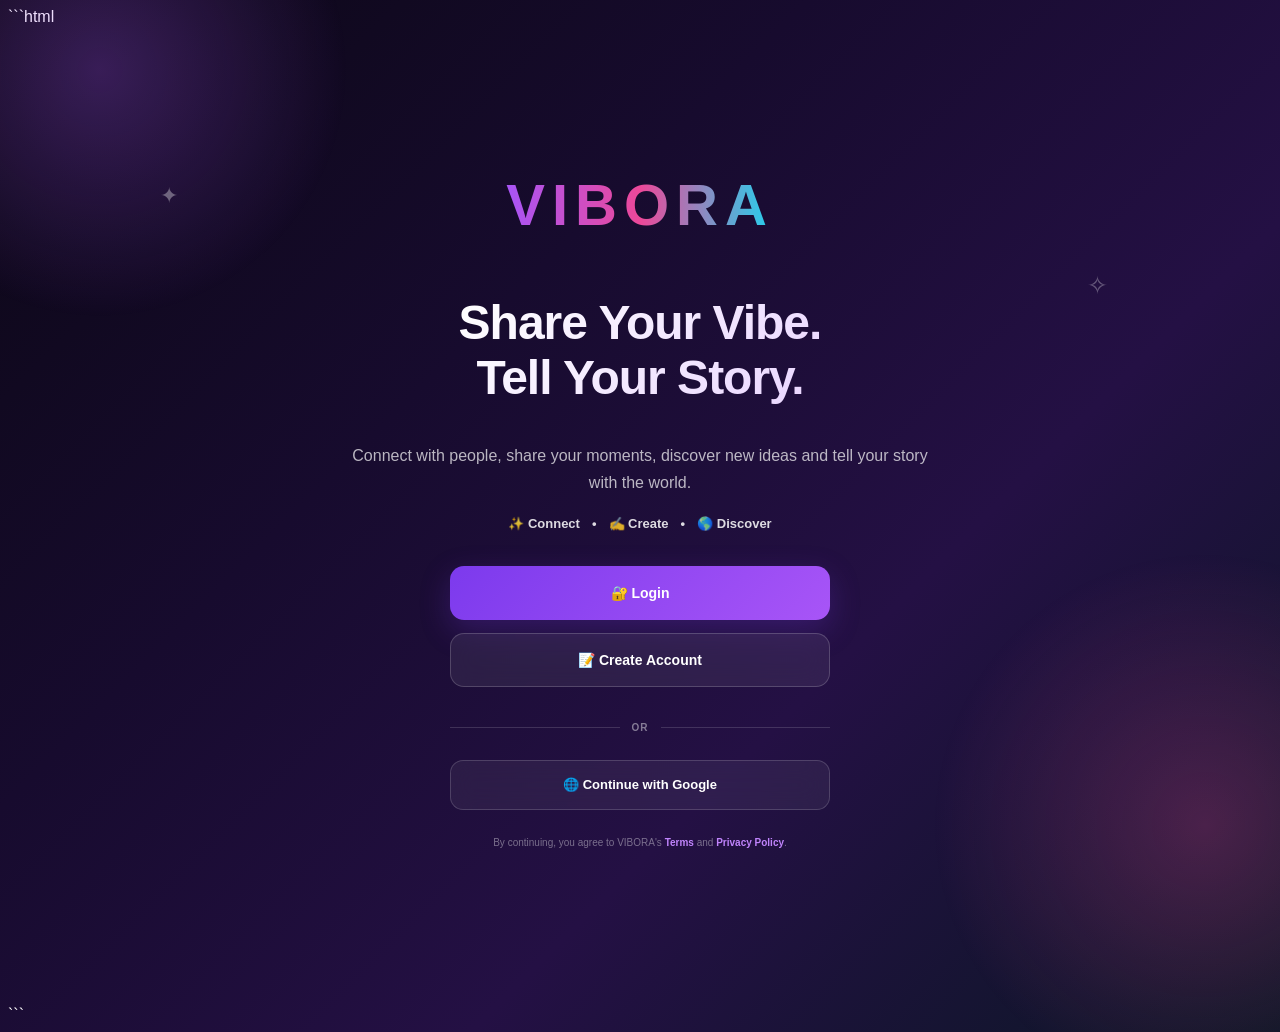
<file: index.html>
```html
<!DOCTYPE html>
<html lang="en">

<head>

    <meta charset="UTF-8">

    <meta
        name="viewport"
        content="width=device-width, initial-scale=1.0"
    >

    <title>VIBORA — Share Your Vibe</title>
    <link rel="stylesheet" href="style.css">
</head>


<body>


    <!-- =====================================
          WELCOME TO VIBORA WELCOME PAGE
    ====================================== -->

    <main class="welcome-page">


        <!-- LOGO -->

        <div class="logo">
            VIBORA
        </div>


        <!-- TAGLINE -->

        <h1>
            Share Your Vibe.<br>
            Tell Your Story.
        </h1>


        <!-- DESCRIPTION -->

        <p class="description">

            Connect with people, share your moments,
            discover new ideas and tell your story
            with the world.

        </p>


        <!-- FEATURES -->

        <div class="features">

            <span>✨ Connect</span>

            <span>•</span>

            <span>✍️ Create</span>

            <span>•</span>

            <span>🌎 Discover</span>

        </div>


        <!-- MAIN BUTTONS -->

        <div class="buttons">

            <button
                class="login-btn"
                onclick="openLogin()"
            >
                🔐 Login 
            </button>


            <button
                class="signup-btn"
                onclick="openSignup()"
            >
                📝 Create Account
            </button>

        </div>


        <!-- DIVIDER -->

        <div class="divider">

            <span></span>

            <p>OR</p>

            <span></span>

        </div>


        <!-- GOOGLE -->

        <button
            class="google-btn"
            onclick="googleLogin()"
        >

            🌐 Continue with Google

        </button>


        <!-- FOOTER -->

        <p class="footer">

            By continuing, you agree to VIBORA's
            <span>Terms</span> and
            <span>Privacy Policy</span>.

        </p>


    </main>


    <!-- =====================================
         JAVASCRIPT
    ====================================== -->

    <script>


        function openLogin() {

    window.location.href = "login.html";

}


        function openSignup() {

    window.location.href = "signup.html";

}


        function googleLogin() {

            alert(
                "Google login will be connected later 🌐"
            );

        }


    </script>


</body>

</html>
```
</file>
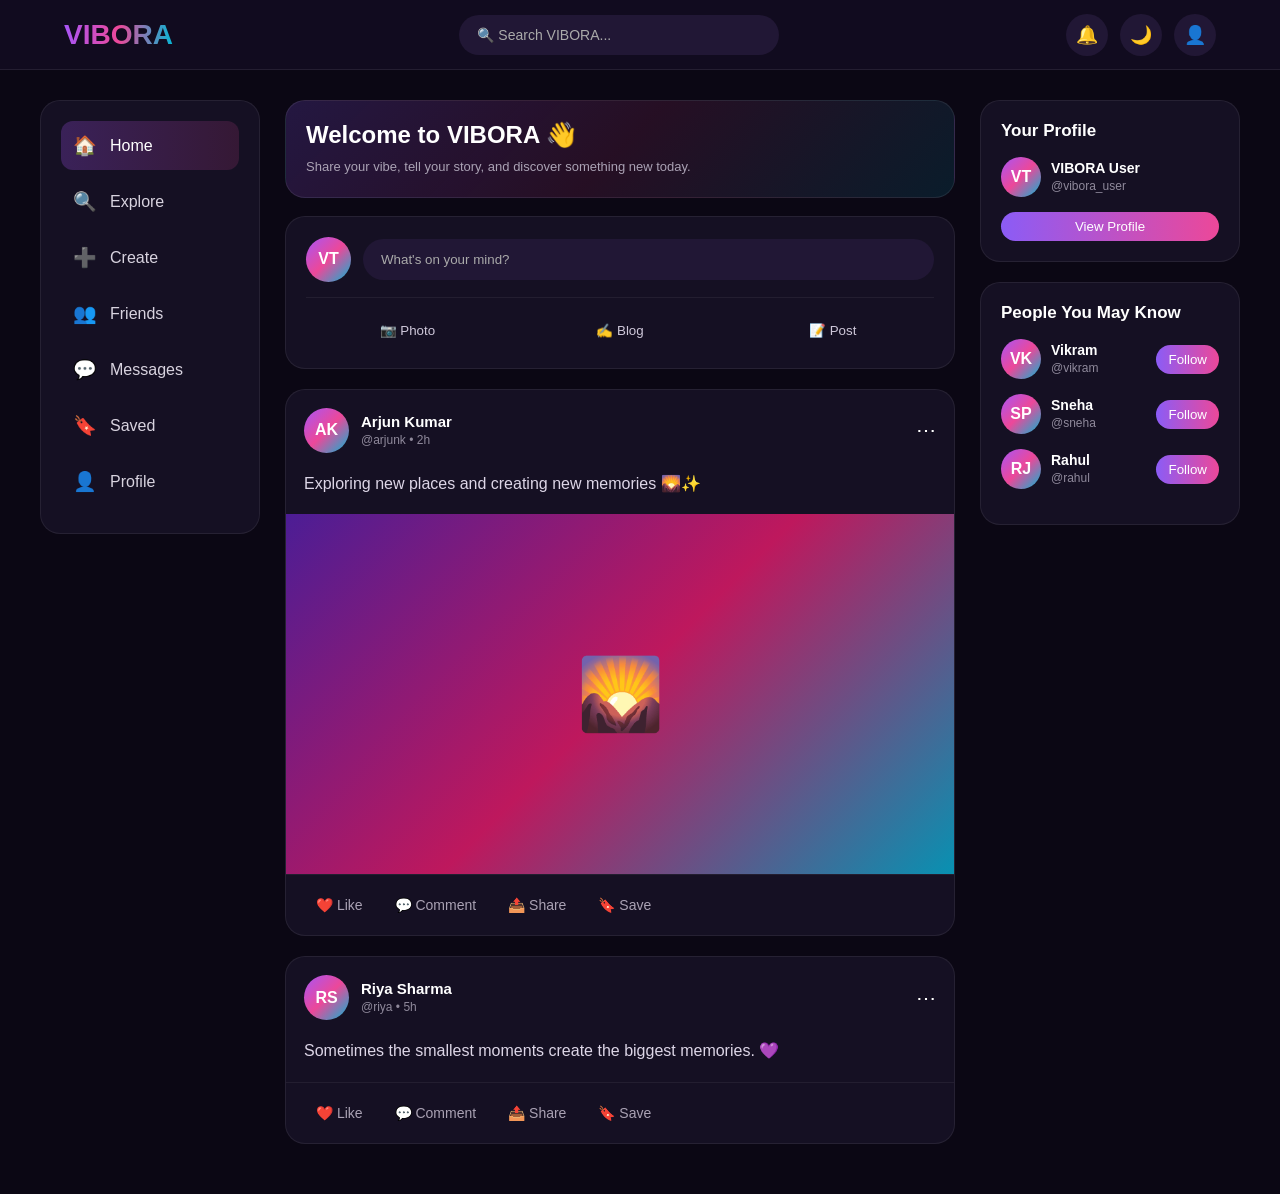
<file: home.html>
<!DOCTYPE html>
<html lang="en">
<head>
    <meta charset="UTF-8">
    <meta name="viewport" content="width=device-width, initial-scale=1.0">

    <title>VIBORA — Home</title>

    <style>
        * {
            margin: 0;
            padding: 0;
            box-sizing: border-box;
            font-family: Arial, sans-serif;
        }

        body {
            background: #0b0714;
            color: white;
            min-height: 100vh;
        }

        /* ================= HEADER ================= */

        header {
            height: 70px;
            background: rgba(18, 12, 32, 0.95);
            border-bottom: 1px solid rgba(255,255,255,0.08);

            display: flex;
            align-items: center;
            justify-content: space-between;

            padding: 0 5%;

            position: sticky;
            top: 0;
            z-index: 100;
        }

        .logo {
            font-size: 28px;
            font-weight: 900;

            background: linear-gradient(
                90deg,
                #a855f7,
                #ec4899,
                #06b6d4
            );

            -webkit-background-clip: text;
            color: transparent;
        }

        /* ================= SEARCH ================= */

        .search-box {
            width: 320px;
            position: relative;
        }

        .search-box input {
            width: 100%;
            padding: 12px 18px;

            border: none;
            outline: none;

            border-radius: 25px;

            background: #211735;
            color: white;

            font-size: 14px;
        }

        .search-box input::placeholder {
            color: #aaa;
        }

        /* ================= HEADER BUTTONS ================= */

        .header-actions {
            display: flex;
            align-items: center;
            gap: 12px;
        }

        .icon-btn {
            width: 42px;
            height: 42px;

            border: none;
            border-radius: 50%;

            background: #211735;
            color: white;

            cursor: pointer;
            font-size: 18px;

            transition: 0.3s;
        }

        .icon-btn:hover {
            background: #8b5cf6;
            transform: translateY(-2px);
        }

        /* ================= LAYOUT ================= */

        .page {
            width: 1200px;
            max-width: 94%;

            margin: 30px auto;

            display: grid;
            grid-template-columns: 220px 1fr 260px;

            gap: 25px;
        }

        /* ================= LEFT SIDEBAR ================= */

        .sidebar {
            background: #151023;
            border: 1px solid rgba(255,255,255,0.07);

            border-radius: 20px;

            padding: 20px;

            height: fit-content;

            position: sticky;
            top: 95px;
        }

        .menu-item {
            display: flex;
            align-items: center;

            gap: 13px;

            padding: 13px 12px;

            border-radius: 12px;

            margin-bottom: 7px;

            cursor: pointer;

            color: #d8d3df;

            transition: 0.3s;
        }

        .menu-item:hover,
        .menu-item.active {
            background: linear-gradient(
                90deg,
                rgba(168,85,247,0.25),
                rgba(236,72,153,0.15)
            );

            color: white;
        }

        .menu-icon {
            font-size: 19px;
        }

        /* ================= MAIN ================= */

        .main {
            min-width: 0;
        }

        /* ================= CREATE POST ================= */

        .create-post {
            background: #151023;

            border: 1px solid rgba(255,255,255,0.07);

            border-radius: 20px;

            padding: 20px;

            margin-bottom: 20px;
        }

        .create-top {
            display: flex;
            align-items: center;
            gap: 12px;
        }

        .avatar {
            width: 45px;
            height: 45px;

            border-radius: 50%;

            background: linear-gradient(
                135deg,
                #a855f7,
                #ec4899,
                #06b6d4
            );

            display: flex;
            align-items: center;
            justify-content: center;

            font-weight: bold;
        }

        .post-input {
            flex: 1;

            background: #211735;

            border: none;
            outline: none;

            border-radius: 25px;

            padding: 13px 18px;

            color: white;

            cursor: pointer;
        }

        .post-input::placeholder {
            color: #aaa;
        }

        .create-actions {
            display: flex;

            gap: 10px;

            margin-top: 15px;

            border-top: 1px solid rgba(255,255,255,0.06);

            padding-top: 15px;
        }

        .create-action {
            flex: 1;

            border: none;

            background: transparent;

            color: #cfc8da;

            padding: 10px;

            border-radius: 10px;

            cursor: pointer;
        }

        .create-action:hover {
            background: #211735;
            color: white;
        }

        /* ================= POST ================= */

        .post {
            background: #151023;

            border: 1px solid rgba(255,255,255,0.07);

            border-radius: 20px;

            margin-bottom: 20px;

            overflow: hidden;
        }

        .post-header {
            padding: 18px;

            display: flex;
            align-items: center;

            gap: 12px;
        }

        .post-user {
            flex: 1;
        }

        .post-user h4 {
            font-size: 15px;
        }

        .post-user span {
            font-size: 12px;
            color: #8f899b;
        }

        .more {
            font-size: 20px;
            cursor: pointer;
        }

        .post-content {
            padding: 0 18px 18px;

            color: #ddd6e7;

            line-height: 1.6;
        }

        .post-image {
            width: 100%;

            height: 360px;

            background:
                linear-gradient(
                    135deg,
                    #4c1d95,
                    #be185d,
                    #0891b2
                );

            display: flex;

            align-items: center;
            justify-content: center;

            font-size: 70px;
        }

        .post-actions {
            display: flex;

            padding: 14px 18px;

            gap: 8px;

            border-top: 1px solid rgba(255,255,255,0.06);
        }

        .post-btn {
            border: none;

            background: transparent;

            color: #aaa2b4;

            padding: 8px 12px;

            border-radius: 10px;

            cursor: pointer;

            font-size: 14px;
        }

        .post-btn:hover {
            background: #211735;
            color: white;
        }

        .like-btn.liked {
            color: #ff4f91;
        }

        /* ================= RIGHT SIDEBAR ================= */

        .right-sidebar {
            display: flex;

            flex-direction: column;

            gap: 20px;
        }

        .card {
            background: #151023;

            border: 1px solid rgba(255,255,255,0.07);

            border-radius: 20px;

            padding: 20px;
        }

        .card h3 {
            margin-bottom: 16px;
            font-size: 17px;
        }

        .profile-mini {
            display: flex;
            align-items: center;
            gap: 10px;

            margin-bottom: 15px;
        }

        .profile-mini .avatar {
            width: 40px;
            height: 40px;
        }

        .profile-info {
            flex: 1;
        }

        .profile-info strong {
            display: block;
            font-size: 14px;
        }

        .profile-info span {
            font-size: 12px;
            color: #8f899b;
        }

        .follow-btn {
            border: none;

            background: linear-gradient(
                90deg,
                #8b5cf6,
                #ec4899
            );

            color: white;

            padding: 7px 12px;

            border-radius: 20px;

            cursor: pointer;
        }

        /* ================= WELCOME ================= */

        .welcome-box {
            background:
                linear-gradient(
                    135deg,
                    rgba(139,92,246,0.2),
                    rgba(236,72,153,0.12),
                    rgba(6,182,212,0.12)
                );

            border-radius: 20px;

            padding: 20px;

            border: 1px solid rgba(255,255,255,0.08);
        }

        .welcome-box h2 {
            margin-bottom: 8px;
        }

        .welcome-box p {
            color: #aaa2b4;

            font-size: 13px;

            line-height: 1.5;
        }

        /* ================= MOBILE ================= */

        @media(max-width: 1000px) {

            .page {
                grid-template-columns: 80px 1fr;
            }

            .right-sidebar {
                display: none;
            }

            .menu-item span:not(.menu-icon) {
                display: none;
            }

            .sidebar {
                padding: 12px;
            }

            .menu-item {
                justify-content: center;
            }
        }

        @media(max-width: 700px) {

            header {
                padding: 0 15px;
            }

            .search-box {
                display: none;
            }

            .page {
                display: block;

                max-width: 96%;

                margin-top: 15px;
            }

            .sidebar {
                position: fixed;

                bottom: 0;
                left: 0;
                right: 0;

                top: auto;

                height: 65px;

                z-index: 200;

                border-radius: 18px 18px 0 0;

                display: flex;

                justify-content: space-around;

                padding: 8px;
            }

            .menu-item {
                margin: 0;

                padding: 10px;

                flex-direction: column;

                gap: 2px;

                font-size: 10px;
            }

            .menu-item span:not(.menu-icon) {
                display: block;
            }

            .main {
                padding-bottom: 80px;
            }

            .post-image {
                height: 280px;
            }

            .header-actions .icon-btn:nth-child(2) {
                display: none;
            }
        }
    </style>
</head>

<body>

<!-- ================= HEADER ================= -->

<header>

    <div class="logo">
        VIBORA
    </div>

    <div class="search-box">
        <input
            type="text"
            placeholder="🔍 Search VIBORA..."
            id="searchInput"
        >
    </div>

    <div class="header-actions">

        <button class="icon-btn" onclick="showNotification()">
            🔔
        </button>

        <button class="icon-btn" onclick="toggleTheme()">
            🌙
        </button>

        <button class="icon-btn" onclick="openProfile()">
            👤
        </button>

    </div>

</header>


<!-- ================= PAGE ================= -->

<div class="page">


    <!-- ================= LEFT SIDEBAR ================= -->

    <aside class="sidebar">

        <div class="menu-item active" onclick="goHome()">
            <span class="menu-icon">🏠</span>
            <span>Home</span>
        </div>

        <div class="menu-item" onclick="showExplore()">
            <span class="menu-icon">🔍</span>
            <span>Explore</span>
        </div>

        <div class="menu-item" onclick="createPost()">
            <span class="menu-icon">➕</span>
            <span>Create</span>
        </div>

        <div class="menu-item" onclick="showFriends()">
            <span class="menu-icon">👥</span>
            <span>Friends</span>
        </div>

        <div class="menu-item" onclick="showMessages()">
            <span class="menu-icon">💬</span>
            <span>Messages</span>
        </div>

        <div class="menu-item" onclick="showSaved()">
            <span class="menu-icon">🔖</span>
            <span>Saved</span>
        </div>

        <div class="menu-item" onclick="openProfile()">
            <span class="menu-icon">👤</span>
            <span>Profile</span>
        </div>

    </aside>


    <!-- ================= MAIN FEED ================= -->

    <main class="main">


        <!-- WELCOME -->

        <div class="welcome-box">

            <h2>
                Welcome to VIBORA 👋
            </h2>

            <p>
                Share your vibe, tell your story,
                and discover something new today.
            </p>

        </div>

        <br>


        <!-- CREATE POST -->

        <div class="create-post">

            <div class="create-top">

                <div class="avatar">
                    VT
                </div>

                <input
                    class="post-input"
                    type="text"
                    placeholder="What's on your mind?"
                    onclick="createPost()"
                    readonly
                >

            </div>

            <div class="create-actions">

                <button
                    class="create-action"
                    onclick="createPhoto()">
                    📷 Photo
                </button>

                <button
                    class="create-action"
                    onclick="createBlog()">
                    ✍️ Blog
                </button>

                <button
                    class="create-action"
                    onclick="createPost()">
                    📝 Post
                </button>

            </div>

        </div>


        <!-- ================= POST 1 ================= -->

        <div class="post">

            <div class="post-header">

                <div class="avatar">
                    AK
                </div>

                <div class="post-user">

                    <h4>
                        Arjun Kumar
                    </h4>

                    <span>
                        @arjunk • 2h
                    </span>

                </div>

                <div class="more">
                    ⋯
                </div>

            </div>

            <div class="post-content">

                Exploring new places and creating
                new memories 🌄✨

            </div>

            <div class="post-image">
                🌄
            </div>

            <div class="post-actions">

                <button
                    class="post-btn like-btn"
                    onclick="likePost(this)">
                    ❤️ Like
                </button>

                <button
                    class="post-btn"
                    onclick="commentPost()">
                    💬 Comment
                </button>

                <button
                    class="post-btn"
                    onclick="sharePost()">
                    📤 Share
                </button>

                <button
                    class="post-btn"
                    onclick="savePost(this)">
                    🔖 Save
                </button>

            </div>

        </div>


        <!-- ================= POST 2 ================= -->

        <div class="post">

            <div class="post-header">

                <div class="avatar">
                    RS
                </div>

                <div class="post-user">

                    <h4>
                        Riya Sharma
                    </h4>

                    <span>
                        @riya • 5h
                    </span>

                </div>

                <div class="more">
                    ⋯
                </div>

            </div>

            <div class="post-content">

                Sometimes the smallest moments
                create the biggest memories. 💜

            </div>

            <div class="post-actions">

                <button
                    class="post-btn like-btn"
                    onclick="likePost(this)">
                    ❤️ Like
                </button>

                <button
                    class="post-btn"
                    onclick="commentPost()">
                    💬 Comment
                </button>

                <button
                    class="post-btn"
                    onclick="sharePost()">
                    📤 Share
                </button>

                <button
                    class="post-btn"
                    onclick="savePost(this)">
                    🔖 Save
                </button>

            </div>

        </div>

    </main>


    <!-- ================= RIGHT SIDEBAR ================= -->

    <aside class="right-sidebar">


        <!-- PROFILE -->

        <div class="card">

            <h3>
                Your Profile
            </h3>

            <div class="profile-mini">

                <div class="avatar">
                    VT
                </div>

                <div class="profile-info">

                    <strong id="userName">
                        VIBORA User
                    </strong>

                    <span>
                        @vibora_user
                    </span>

                </div>

            </div>

            <button
                class="follow-btn"
                onclick="openProfile()"
                style="width:100%;">
                View Profile
            </button>

        </div>


        <!-- SUGGESTIONS -->

        <div class="card">

            <h3>
                People You May Know
            </h3>

            <div class="profile-mini">

                <div class="avatar">
                    VK
                </div>

                <div class="profile-info">

                    <strong>
                        Vikram
                    </strong>

                    <span>
                        @vikram
                    </span>

                </div>

                <button
                    class="follow-btn"
                    onclick="followUser(this)">
                    Follow
                </button>

            </div>


            <div class="profile-mini">

                <div class="avatar">
                    SP
                </div>

                <div class="profile-info">

                    <strong>
                        Sneha
                    </strong>

                    <span>
                        @sneha
                    </span>

                </div>

                <button
                    class="follow-btn"
                    onclick="followUser(this)">
                    Follow
                </button>

            </div>


            <div class="profile-mini">

                <div class="avatar">
                    RJ
                </div>

                <div class="profile-info">

                    <strong>
                        Rahul
                    </strong>

                    <span>
                        @rahul
                    </span>

                </div>

                <button
                    class="follow-btn"
                    onclick="followUser(this)">
                    Follow
                </button>

            </div>

        </div>


    </aside>

</div>


<!-- ================= JAVASCRIPT ================= -->

<script>

    // Load username from signup/login

    const savedName = localStorage.getItem("viboraName");
    const savedUser = localStorage.getItem("viboraUser");

    if (savedName) {
        document.getElementById("userName").innerText = savedName;
    }
    else if (savedUser) {
        document.getElementById("userName").innerText = savedUser;
    }


    // Like

    function likePost(button) {

        button.classList.toggle("liked");

        if (button.classList.contains("liked")) {
            button.innerHTML = "💖 Liked";
        }
        else {
            button.innerHTML = "❤️ Like";
        }

    }


    // Comment

    function commentPost() {

        const comment = prompt(
            "Write your comment:"
        );

        if (comment && comment.trim() !== "") {

            alert(
                "Comment added successfully! 💬"
            );

        }

    }


    // Share

    function sharePost() {

        alert(
            "Post shared successfully! 📤"
        );

    }


    // Save

    function savePost(button) {

        if (button.innerHTML.includes("Saved")) {

            button.innerHTML = "🔖 Save";

        }
        else {

            button.innerHTML = "✅ Saved";

        }

    }


    // Create

    function createPost() {

        alert(
            "Post creator will open here. 🚀"
        );

    }


    function createPhoto() {

        alert(
            "Photo upload feature will be added next. 📷"
        );

    }


    function createBlog() {

        alert(
            "Blog editor will be added next. ✍️"
        );

    }


    // Navigation

    function goHome() {

        window.location.href = "home.html";

    }


    function openProfile() {

        alert(
            "Profile page will be created next. 👤"
        );

    }


    function showExplore() {

        alert(
            "Explore page coming next! 🔍"
        );

    }


    function showFriends() {

        alert(
            "Friends section coming next! 👥"
        );

    }


    function showMessages() {

        alert(
            "Messages section coming next! 💬"
        );

    }


    function showSaved() {

        alert(
            "Saved posts section coming next! 🔖"
        );

    }


    function showNotification() {

        alert(
            "You have new notifications! 🔔"
        );

    }


    function followUser(button) {

        if (button.innerText === "Follow") {

            button.innerText = "Following";

        }
        else {

            button.innerText = "Follow";

        }

    }


    // Theme

    function toggleTheme() {

        document.body.classList.toggle("light-mode");

        if (
            document.body.classList.contains(
                "light-mode"
            )
        ) {

            document.body.style.background =
                "#f5f3fa";

            document.body.style.color =
                "#222";

            alert(
                "Light mode enabled ☀️"
            );

        }
        else {

            document.body.style.background =
                "#0b0714";

            document.body.style.color =
                "white";

            alert(
                "Dark mode enabled 🌙"
            );

        }

    }


    // Search

    document
        .getElementById("searchInput")
        .addEventListener(
            "keypress",
            function(event) {

                if (event.key === "Enter") {

                    const value =
                        this.value.trim();

                    if (value !== "") {

                        alert(
                            "Searching for: " +
                            value +
                            " 🔍"
                        );

                    }

                }

            }
        );

</script>

</body>
</html>
</file>
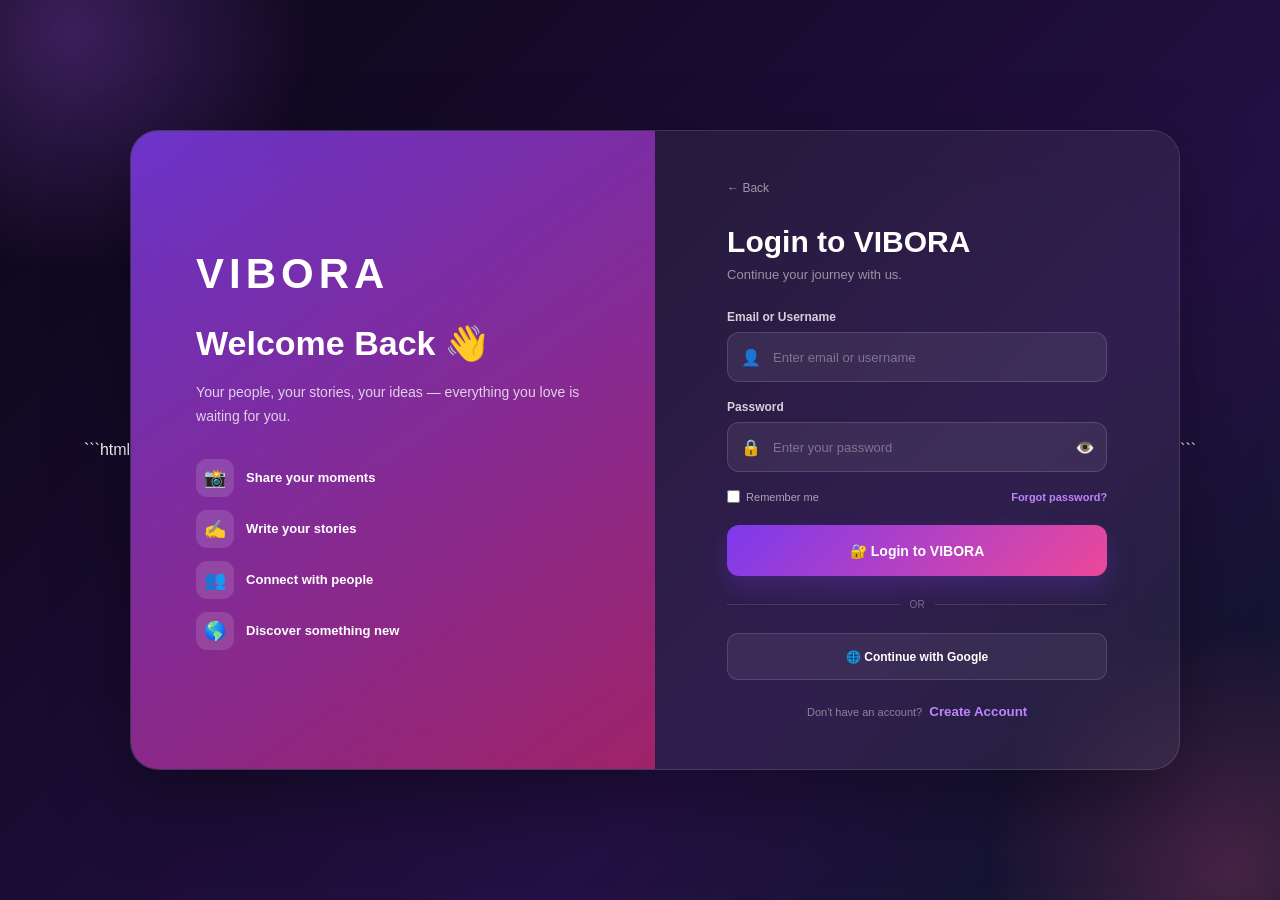
<file: login.html>
```html
<!DOCTYPE html>
<html lang="en">

<head>

    <meta charset="UTF-8">

    <meta
        name="viewport"
        content="width=device-width, initial-scale=1.0"
    >

    <title>VIBORA — Login</title>


    <style>

        /* =====================================
           RESET
        ===================================== */

        * {
            margin: 0;
            padding: 0;
            box-sizing: border-box;
        }


        /* =====================================
           BODY
        ===================================== */

        body {

            min-height: 100vh;

            display: flex;

            align-items: center;

            justify-content: center;

            padding: 25px;

            font-family:
                Arial,
                Helvetica,
                sans-serif;

            color: white;

            background:
                linear-gradient(
                    135deg,
                    #0b0714,
                    #170b2e,
                    #241044,
                    #0c1726
                );

            overflow-x: hidden;
        }


        /* =====================================
           BACKGROUND GLOW
        ===================================== */

        body::before {

            content: "";

            position: fixed;

            width: 500px;
            height: 500px;

            top: -220px;
            left: -180px;

            border-radius: 50%;

            background:
                radial-gradient(
                    circle,
                    rgba(168,85,247,0.30),
                    transparent 70%
                );
        }


        body::after {

            content: "";

            position: fixed;

            width: 500px;
            height: 500px;

            right: -200px;
            bottom: -220px;

            border-radius: 50%;

            background:
                radial-gradient(
                    circle,
                    rgba(236,72,153,0.25),
                    transparent 70%
                );
        }


        /* =====================================
           LOGIN CONTAINER
        ===================================== */

        .login-container {

            position: relative;

            z-index: 2;

            width: 100%;

            max-width: 1050px;

            min-height: 620px;

            display: grid;

            grid-template-columns:
                1fr 1fr;

            overflow: hidden;

            border-radius: 28px;

            background:
                rgba(255,255,255,0.06);

            border:
                1px solid
                rgba(255,255,255,0.12);

            backdrop-filter:
                blur(25px);

            box-shadow:
                0 30px 80px
                rgba(0,0,0,0.35);
        }


        /* =====================================
           LEFT SIDE
        ===================================== */

        .left-side {

            display: flex;

            flex-direction: column;

            justify-content: center;

            padding: 65px;

            background:
                linear-gradient(
                    145deg,
                    rgba(124,58,237,0.80),
                    rgba(219,39,119,0.65)
                );
        }


        .logo {

            font-size: 42px;

            font-weight: 900;

            letter-spacing: 5px;

            margin-bottom: 25px;
        }


        .left-side h1 {

            font-size: 34px;

            line-height: 1.2;

            margin-bottom: 17px;
        }


        .left-side p {

            max-width: 390px;

            color:
                rgba(255,255,255,0.78);

            font-size: 14px;

            line-height: 1.7;

            margin-bottom: 30px;
        }


        /* =====================================
           FEATURES
        ===================================== */

        .features {

            display: flex;

            flex-direction: column;

            gap: 13px;
        }


        .feature {

            display: flex;

            align-items: center;

            gap: 12px;

            font-size: 13px;

            font-weight: 600;
        }


        .feature-icon {

            width: 38px;

            height: 38px;

            display: flex;

            align-items: center;

            justify-content: center;

            border-radius: 11px;

            background:
                rgba(255,255,255,0.13);

            font-size: 18px;
        }


        /* =====================================
           RIGHT SIDE
        ===================================== */

        .right-side {

            display: flex;

            align-items: center;

            justify-content: center;

            padding: 50px;
        }


        .login-box {

            width: 100%;

            max-width: 380px;
        }


        .back-button {

            display: inline-flex;

            align-items: center;

            gap: 6px;

            margin-bottom: 30px;

            color:
                rgba(255,255,255,0.55);

            background: transparent;

            border: none;

            cursor: pointer;

            font-size: 12px;

            transition: 0.2s;
        }


        .back-button:hover {

            color: white;

            transform:
                translateX(-3px);
        }


        .login-box h2 {

            font-size: 30px;

            margin-bottom: 8px;
        }


        .subtitle {

            color:
                rgba(255,255,255,0.52);

            font-size: 13px;

            margin-bottom: 28px;
        }


        /* =====================================
           INPUT
        ===================================== */

        .input-group {

            margin-bottom: 18px;
        }


        .input-group label {

            display: block;

            margin-bottom: 8px;

            font-size: 12px;

            font-weight: 700;

            color:
                rgba(255,255,255,0.80);
        }


        .input-wrapper {

            position: relative;
        }


        .input-wrapper span {

            position: absolute;

            left: 14px;

            top: 50%;

            transform:
                translateY(-50%);

            font-size: 16px;
        }


        .input-wrapper input {

            width: 100%;

            height: 50px;

            padding:
                0 45px;

            border-radius: 12px;

            border:
                1px solid
                rgba(255,255,255,0.13);

            outline: none;

            background:
                rgba(255,255,255,0.07);

            color: white;

            font-size: 13px;

            transition: 0.25s;
        }


        .input-wrapper input::placeholder {

            color:
                rgba(255,255,255,0.35);
        }


        .input-wrapper input:focus {

            border-color:
                #a855f7;

            background:
                rgba(255,255,255,0.10);

            box-shadow:
                0 0 0 3px
                rgba(168,85,247,0.12);
        }


        /* =====================================
           PASSWORD EYE
        ===================================== */

        .eye-button {

            position: absolute;

            right: 12px;

            top: 50%;

            transform:
                translateY(-50%);

            border: none;

            background: transparent;

            color: white;

            cursor: pointer;

            font-size: 16px;
        }


        /* =====================================
           OPTIONS
        ===================================== */

        .options {

            display: flex;

            align-items: center;

            justify-content: space-between;

            margin-bottom: 22px;

            font-size: 11px;
        }


        .remember {

            display: flex;

            align-items: center;

            gap: 6px;

            color:
                rgba(255,255,255,0.60);
        }


        .forgot {

            color: #c084fc;

            font-weight: 700;

            cursor: pointer;
        }


        /* =====================================
           LOGIN BUTTON
        ===================================== */

        .login-button {

            width: 100%;

            height: 51px;

            border: none;

            border-radius: 12px;

            background:
                linear-gradient(
                    135deg,
                    #7c3aed,
                    #ec4899
                );

            color: white;

            font-size: 14px;

            font-weight: 800;

            cursor: pointer;

            box-shadow:
                0 10px 25px
                rgba(124,58,237,0.25);

            transition: 0.25s;
        }


        .login-button:hover {

            transform:
                translateY(-2px);

            box-shadow:
                0 15px 35px
                rgba(124,58,237,0.35);
        }


        /* =====================================
           DIVIDER
        ===================================== */

        .divider {

            display: flex;

            align-items: center;

            gap: 10px;

            margin: 23px 0;

            color:
                rgba(255,255,255,0.35);

            font-size: 10px;
        }


        .divider span {

            flex: 1;

            height: 1px;

            background:
                rgba(255,255,255,0.12);
        }


        /* =====================================
           GOOGLE BUTTON
        ===================================== */

        .google-button {

            width: 100%;

            height: 47px;

            border-radius: 11px;

            border:
                1px solid
                rgba(255,255,255,0.13);

            background:
                rgba(255,255,255,0.06);

            color: white;

            font-size: 12px;

            font-weight: 700;

            cursor: pointer;

            transition: 0.25s;
        }


        .google-button:hover {

            background:
                rgba(255,255,255,0.11);

            transform:
                translateY(-2px);
        }


        /* =====================================
           CREATE ACCOUNT
        ===================================== */

        .create-account {

            text-align: center;

            margin-top: 24px;

            color:
                rgba(255,255,255,0.45);

            font-size: 11px;
        }


        .create-account button {

            border: none;

            background: transparent;

            color: #c084fc;

            font-weight: 800;

            cursor: pointer;

            margin-left: 4px;
        }


        /* =====================================
           RESPONSIVE
        ===================================== */

        @media (max-width: 800px) {

            .login-container {

                grid-template-columns: 1fr;

                max-width: 480px;
            }


            .left-side {

                display: none;
            }


            .right-side {

                padding: 40px 25px;
            }
        }


        @media (max-width: 450px) {

            body {

                padding: 12px;
            }


            .login-container {

                border-radius: 20px;
            }


            .right-side {

                padding: 30px 20px;
            }


            .login-box h2 {

                font-size: 26px;
            }
        }

    </style>

</head>


<body>


    <div class="login-container">


        <!-- =================================
             LEFT SIDE
        ================================== -->

        <section class="left-side">

            <div class="logo">
                VIBORA
            </div>


            <h1>
                Welcome Back 👋
            </h1>


            <p>

                Your people, your stories,
                your ideas — everything you love
                is waiting for you.

            </p>


            <div class="features">

                <div class="feature">

                    <div class="feature-icon">
                        📸
                    </div>

                    Share your moments

                </div>


                <div class="feature">

                    <div class="feature-icon">
                        ✍️
                    </div>

                    Write your stories

                </div>


                <div class="feature">

                    <div class="feature-icon">
                        👥
                    </div>

                    Connect with people

                </div>


                <div class="feature">

                    <div class="feature-icon">
                        🌎
                    </div>

                    Discover something new

                </div>

            </div>

        </section>



        <!-- =================================
             RIGHT SIDE
        ================================== -->

        <section class="right-side">

            <div class="login-box">


                <!-- BACK -->

                <button
                    class="back-button"
                    onclick="goBack()"
                >

                    ← Back

                </button>


                <h2>
                    Login to VIBORA
                </h2>


                <p class="subtitle">

                    Continue your journey with us.

                </p>


                <!-- EMAIL -->

                <div class="input-group">

                    <label>
                        Email or Username
                    </label>


                    <div class="input-wrapper">

                        <span>
                            👤
                        </span>


                        <input
                            type="text"
                            id="username"
                            placeholder="Enter email or username"
                        >

                    </div>

                </div>


                <!-- PASSWORD -->

                <div class="input-group">

                    <label>
                        Password
                    </label>


                    <div class="input-wrapper">

                        <span>
                            🔒
                        </span>


                        <input
                            type="password"
                            id="password"
                            placeholder="Enter your password"
                        >


                        <button
                            class="eye-button"
                            onclick="togglePassword()"
                        >
                            👁️
                        </button>

                    </div>

                </div>


                <!-- OPTIONS -->

                <div class="options">

                    <label class="remember">

                        <input
                            type="checkbox"
                        >

                        Remember me

                    </label>


                    <span
                        class="forgot"
                        onclick="forgotPassword()"
                    >
                        Forgot password?
                    </span>

                </div>


                <!-- LOGIN -->

                <button
                    class="login-button"
                    onclick="loginUser()"
                >

                    🔐 Login to VIBORA

                </button>


                <!-- DIVIDER -->

                <div class="divider">

                    <span></span>

                    OR

                    <span></span>

                </div>


                <!-- GOOGLE -->

                <button
                    class="google-button"
                    onclick="googleLogin()"
                >

                    🌐 Continue with Google

                </button>


                <!-- SIGNUP -->

                <div class="create-account">

                    Don't have an account?

                    <button
                        onclick="createAccount()"
                    >
                        Create Account
                    </button>

                </div>


            </div>

        </section>

    </div>



    <!-- =====================================
         JAVASCRIPT
    ====================================== -->

    <script>


        /* =================================
           BACK
        ================================= */

        function goBack() {

            window.location.href =
                "index.html";

        }


        /* =================================
           PASSWORD
        ================================= */

        function togglePassword() {

            const password =
                document.getElementById("password");

            const button =
                document.querySelector(
                    ".eye-button"
                );


            if (
                password.type === "password"
            ) {

                password.type = "text";

                button.textContent = "🙈";

            } else {

                password.type = "password";

                button.textContent = "👁️";

            }

        }


        /* =================================
           LOGIN
        ================================= */

        function loginUser() {

            const username =
                document
                    .getElementById("username")
                    .value
                    .trim();


            const password =
                document
                    .getElementById("password")
                    .value
                    .trim();


            if (
                username === "" ||
                password === ""
            ) {

                alert(
                    "Please enter your login details."
                );

                return;
            }


            /*
                Temporary demo login.

                Real authentication will be
                connected later.
            */

            localStorage.setItem(
                "viboraUser",
                username
            );


            alert(
                "Welcome back to VIBORA! 🎉"
            );


            /*
                Later this will open
                the real VIBORA Home page.
            */

            window.location.href =
                "home.html";

        }


        /* =================================
           GOOGLE
        ================================= */

        function googleLogin() {

            alert(
                "Google Login will be connected later 🌐"
            );

        }


        /* =================================
           FORGOT PASSWORD
        ================================= */

        function forgotPassword() {

            alert(
                "Password recovery will be added later 🔐"
            );

        }


        /* =================================
           CREATE ACCOUNT
        ================================= */

        function createAccount() {

            window.location.href =
                "signup.html";

        }

    </script>


</body>

</html>
```
</file>
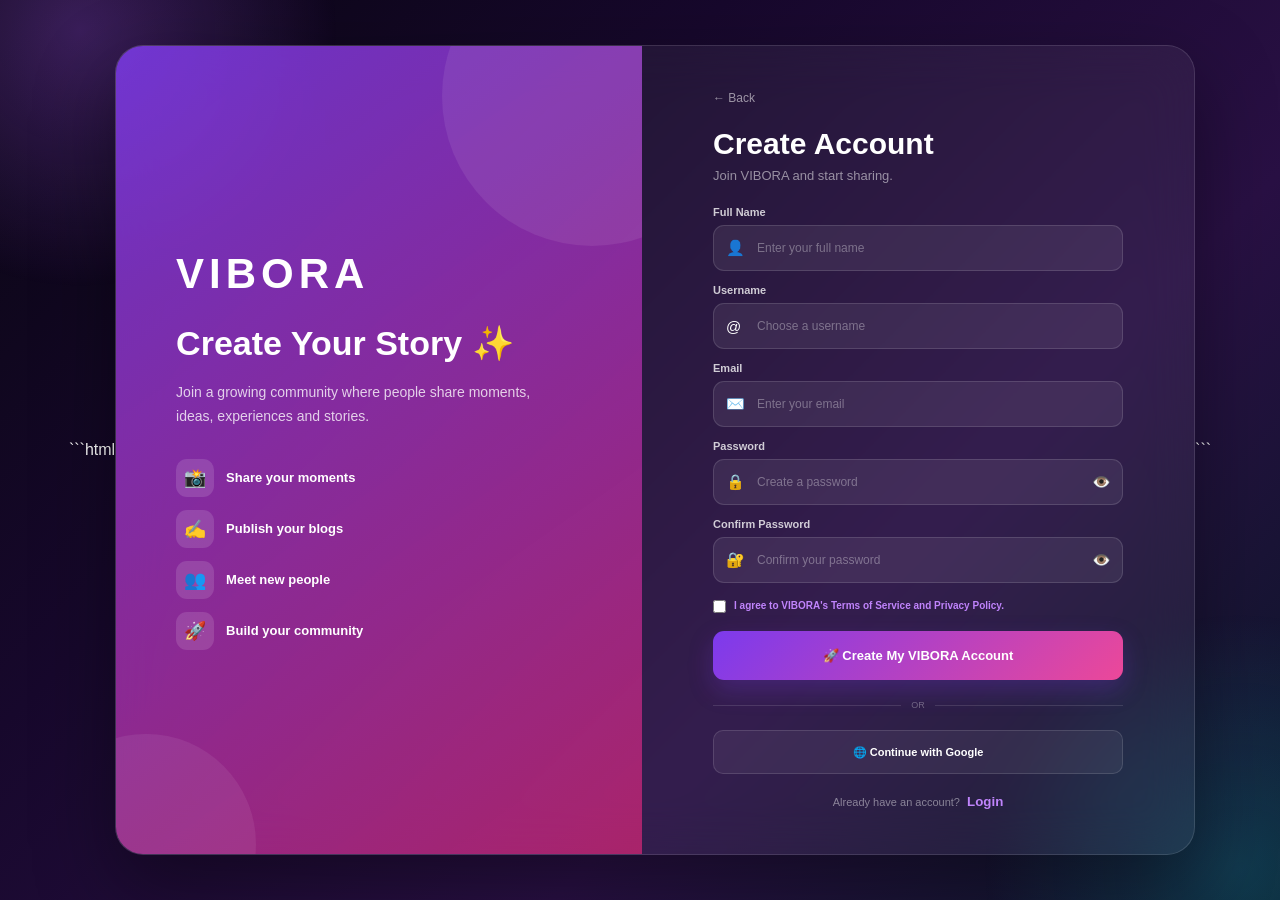
<file: signup.html>
```html
<!DOCTYPE html>
<html lang="en">

<head>

    <meta charset="UTF-8">

    <meta
        name="viewport"
        content="width=device-width, initial-scale=1.0"
    >

    <title>VIBORA — Create Account</title>


    <style>

        /* =====================================
           RESET
        ===================================== */

        * {
            margin: 0;
            padding: 0;
            box-sizing: border-box;
        }


        /* =====================================
           BODY
        ===================================== */

        body {

            min-height: 100vh;

            display: flex;

            align-items: center;

            justify-content: center;

            padding: 25px;

            font-family:
                Arial,
                Helvetica,
                sans-serif;

            color: white;

            background:
                linear-gradient(
                    135deg,
                    #090612,
                    #17082c,
                    #291044,
                    #0b1828
                );

            overflow-x: hidden;
        }


        /* =====================================
           BACKGROUND GLOW
        ===================================== */

        body::before {

            content: "";

            position: fixed;

            width: 520px;
            height: 520px;

            top: -230px;
            left: -180px;

            border-radius: 50%;

            background:
                radial-gradient(
                    circle,
                    rgba(168,85,247,0.30),
                    transparent 70%
                );
        }


        body::after {

            content: "";

            position: fixed;

            width: 520px;
            height: 520px;

            right: -220px;
            bottom: -230px;

            border-radius: 50%;

            background:
                radial-gradient(
                    circle,
                    rgba(34,211,238,0.18),
                    transparent 70%
                );
        }


        /* =====================================
           MAIN CONTAINER
        ===================================== */

        .signup-container {

            position: relative;

            z-index: 2;

            width: 100%;

            max-width: 1080px;

            min-height: 680px;

            display: grid;

            grid-template-columns:
                1fr 1.05fr;

            overflow: hidden;

            border-radius: 28px;

            background:
                rgba(255,255,255,0.055);

            border:
                1px solid
                rgba(255,255,255,0.12);

            backdrop-filter:
                blur(25px);

            box-shadow:
                0 30px 80px
                rgba(0,0,0,0.4);
        }


        /* =====================================
           LEFT SIDE
        ===================================== */

        .left-side {

            position: relative;

            display: flex;

            flex-direction: column;

            justify-content: center;

            padding: 60px;

            overflow: hidden;

            background:
                linear-gradient(
                    145deg,
                    rgba(124,58,237,0.82),
                    rgba(219,39,119,0.70)
                );
        }


        .left-side::before {

            content: "";

            position: absolute;

            width: 300px;
            height: 300px;

            border-radius: 50%;

            top: -100px;
            right: -100px;

            background:
                rgba(255,255,255,0.08);
        }


        .left-side::after {

            content: "";

            position: absolute;

            width: 220px;
            height: 220px;

            border-radius: 50%;

            bottom: -100px;
            left: -80px;

            background:
                rgba(255,255,255,0.07);
        }


        .logo {

            position: relative;

            z-index: 2;

            font-size: 42px;

            font-weight: 900;

            letter-spacing: 5px;

            margin-bottom: 25px;
        }


        .left-side h1 {

            position: relative;

            z-index: 2;

            font-size: 34px;

            line-height: 1.2;

            margin-bottom: 17px;
        }


        .left-side p {

            position: relative;

            z-index: 2;

            max-width: 390px;

            color:
                rgba(255,255,255,0.78);

            font-size: 14px;

            line-height: 1.7;

            margin-bottom: 30px;
        }


        /* =====================================
           FEATURES
        ===================================== */

        .features {

            position: relative;

            z-index: 2;

            display: flex;

            flex-direction: column;

            gap: 13px;
        }


        .feature {

            display: flex;

            align-items: center;

            gap: 12px;

            font-size: 13px;

            font-weight: 600;
        }


        .feature-icon {

            width: 38px;

            height: 38px;

            display: flex;

            align-items: center;

            justify-content: center;

            border-radius: 11px;

            background:
                rgba(255,255,255,0.13);

            font-size: 18px;
        }


        /* =====================================
           RIGHT SIDE
        ===================================== */

        .right-side {

            display: flex;

            align-items: center;

            justify-content: center;

            padding: 45px;
        }


        .signup-box {

            width: 100%;

            max-width: 410px;
        }


        /* =====================================
           BACK BUTTON
        ===================================== */

        .back-button {

            display: inline-flex;

            align-items: center;

            gap: 6px;

            margin-bottom: 22px;

            color:
                rgba(255,255,255,0.55);

            background: transparent;

            border: none;

            cursor: pointer;

            font-size: 12px;

            transition: 0.2s;
        }


        .back-button:hover {

            color: white;

            transform:
                translateX(-3px);
        }


        /* =====================================
           HEADING
        ===================================== */

        .signup-box h2 {

            font-size: 30px;

            margin-bottom: 7px;
        }


        .subtitle {

            color:
                rgba(255,255,255,0.52);

            font-size: 13px;

            margin-bottom: 23px;
        }


        /* =====================================
           INPUT GROUP
        ===================================== */

        .input-group {

            margin-bottom: 13px;
        }


        .input-group label {

            display: block;

            margin-bottom: 7px;

            color:
                rgba(255,255,255,0.78);

            font-size: 11px;

            font-weight: 700;
        }


        .input-wrapper {

            position: relative;
        }


        .input-icon {

            position: absolute;

            left: 13px;

            top: 50%;

            transform:
                translateY(-50%);

            font-size: 15px;
        }


        .input-wrapper input {

            width: 100%;

            height: 46px;

            padding:
                0 43px;

            border-radius: 11px;

            border:
                1px solid
                rgba(255,255,255,0.13);

            outline: none;

            background:
                rgba(255,255,255,0.07);

            color: white;

            font-size: 12px;

            transition: 0.25s;
        }


        .input-wrapper input::placeholder {

            color:
                rgba(255,255,255,0.34);
        }


        .input-wrapper input:focus {

            border-color:
                #a855f7;

            background:
                rgba(255,255,255,0.10);

            box-shadow:
                0 0 0 3px
                rgba(168,85,247,0.10);
        }


        /* =====================================
           PASSWORD BUTTON
        ===================================== */

        .eye-button {

            position: absolute;

            right: 12px;

            top: 50%;

            transform:
                translateY(-50%);

            border: none;

            background: transparent;

            color: white;

            cursor: pointer;

            font-size: 15px;
        }


        /* =====================================
           TERMS
        ===================================== */

        .terms {

            display: flex;

            align-items: flex-start;

            gap: 8px;

            margin: 15px 0 18px;

            color:
                rgba(255,255,255,0.50);

            font-size: 10px;

            line-height: 1.5;
        }


        .terms input {

            margin-top: 2px;
        }


        .terms span {

            color: #c084fc;

            font-weight: 700;
        }


        /* =====================================
           CREATE BUTTON
        ===================================== */

        .create-button {

            width: 100%;

            height: 49px;

            border: none;

            border-radius: 11px;

            background:
                linear-gradient(
                    135deg,
                    #7c3aed,
                    #ec4899
                );

            color: white;

            font-size: 13px;

            font-weight: 800;

            cursor: pointer;

            box-shadow:
                0 10px 25px
                rgba(124,58,237,0.25);

            transition: 0.25s;
        }


        .create-button:hover {

            transform:
                translateY(-2px);

            box-shadow:
                0 15px 35px
                rgba(124,58,237,0.35);
        }


        /* =====================================
           DIVIDER
        ===================================== */

        .divider {

            display: flex;

            align-items: center;

            gap: 10px;

            margin: 20px 0;

            color:
                rgba(255,255,255,0.32);

            font-size: 9px;
        }


        .divider span {

            flex: 1;

            height: 1px;

            background:
                rgba(255,255,255,0.12);
        }


        /* =====================================
           GOOGLE
        ===================================== */

        .google-button {

            width: 100%;

            height: 44px;

            border-radius: 10px;

            border:
                1px solid
                rgba(255,255,255,0.13);

            background:
                rgba(255,255,255,0.06);

            color: white;

            font-size: 11px;

            font-weight: 700;

            cursor: pointer;

            transition: 0.25s;
        }


        .google-button:hover {

            background:
                rgba(255,255,255,0.11);

            transform:
                translateY(-2px);
        }


        /* =====================================
           LOGIN LINK
        ===================================== */

        .login-link {

            text-align: center;

            margin-top: 20px;

            color:
                rgba(255,255,255,0.45);

            font-size: 11px;
        }


        .login-link button {

            border: none;

            background: transparent;

            color: #c084fc;

            font-weight: 800;

            cursor: pointer;

            margin-left: 4px;
        }


        /* =====================================
           RESPONSIVE
        ===================================== */

        @media (max-width: 850px) {

            .signup-container {

                grid-template-columns: 1fr;

                max-width: 480px;
            }


            .left-side {

                display: none;
            }


            .right-side {

                padding: 35px 25px;
            }
        }


        @media (max-width: 450px) {

            body {

                padding: 10px;
            }


            .signup-container {

                border-radius: 20px;
            }


            .right-side {

                padding: 28px 20px;
            }


            .signup-box h2 {

                font-size: 25px;
            }
        }

    </style>

</head>


<body>


    <div class="signup-container">


        <!-- =================================
             LEFT SIDE
        ================================== -->

        <section class="left-side">


            <div class="logo">
                VIBORA
            </div>


            <h1>
                Create Your Story ✨
            </h1>


            <p>

                Join a growing community where
                people share moments, ideas,
                experiences and stories.

            </p>


            <div class="features">


                <div class="feature">

                    <div class="feature-icon">
                        📸
                    </div>

                    Share your moments

                </div>


                <div class="feature">

                    <div class="feature-icon">
                        ✍️
                    </div>

                    Publish your blogs

                </div>


                <div class="feature">

                    <div class="feature-icon">
                        👥
                    </div>

                    Meet new people

                </div>


                <div class="feature">

                    <div class="feature-icon">
                        🚀
                    </div>

                    Build your community

                </div>


            </div>

        </section>



        <!-- =================================
             RIGHT SIDE
        ================================== -->

        <section class="right-side">


            <div class="signup-box">


                <!-- BACK -->

                <button
                    class="back-button"
                    onclick="goBack()"
                >

                    ← Back

                </button>


                <h2>
                    Create Account
                </h2>


                <p class="subtitle">

                    Join VIBORA and start sharing.

                </p>


                <!-- FULL NAME -->

                <div class="input-group">

                    <label>
                        Full Name
                    </label>


                    <div class="input-wrapper">

                        <span class="input-icon">
                            👤
                        </span>


                        <input
                            type="text"
                            id="fullName"
                            placeholder="Enter your full name"
                        >

                    </div>

                </div>


                <!-- USERNAME -->

                <div class="input-group">

                    <label>
                        Username
                    </label>


                    <div class="input-wrapper">

                        <span class="input-icon">
                            @
                        </span>


                        <input
                            type="text"
                            id="username"
                            placeholder="Choose a username"
                        >

                    </div>

                </div>


                <!-- EMAIL -->

                <div class="input-group">

                    <label>
                        Email
                    </label>


                    <div class="input-wrapper">

                        <span class="input-icon">
                            ✉️
                        </span>


                        <input
                            type="email"
                            id="email"
                            placeholder="Enter your email"
                        >

                    </div>

                </div>


                <!-- PASSWORD -->

                <div class="input-group">

                    <label>
                        Password
                    </label>


                    <div class="input-wrapper">

                        <span class="input-icon">
                            🔒
                        </span>


                        <input
                            type="password"
                            id="password"
                            placeholder="Create a password"
                        >


                        <button
                            class="eye-button"
                            onclick="togglePassword('password', this)"
                        >
                            👁️
                        </button>

                    </div>

                </div>


                <!-- CONFIRM PASSWORD -->

                <div class="input-group">

                    <label>
                        Confirm Password
                    </label>


                    <div class="input-wrapper">

                        <span class="input-icon">
                            🔐
                        </span>


                        <input
                            type="password"
                            id="confirmPassword"
                            placeholder="Confirm your password"
                        >


                        <button
                            class="eye-button"
                            onclick="togglePassword('confirmPassword', this)"
                        >
                            👁️
                        </button>

                    </div>

                </div>


                <!-- TERMS -->

                <label class="terms">

                    <input
                        type="checkbox"
                        id="terms"
                    >

                    <span>

                        I agree to VIBORA's
                        <span>Terms of Service</span>
                        and
                        <span>Privacy Policy</span>.

                    </span>

                </label>


                <!-- CREATE -->

                <button
                    class="create-button"
                    onclick="createAccount()"
                >

                    🚀 Create My VIBORA Account

                </button>


                <!-- DIVIDER -->

                <div class="divider">

                    <span></span>

                    OR

                    <span></span>

                </div>


                <!-- GOOGLE -->

                <button
                    class="google-button"
                    onclick="googleLogin()"
                >

                    🌐 Continue with Google

                </button>


                <!-- LOGIN -->

                <div class="login-link">

                    Already have an account?

                    <button
                        onclick="goLogin()"
                    >
                        Login
                    </button>

                </div>


            </div>

        </section>

    </div>



    <!-- =====================================
         JAVASCRIPT
    ====================================== -->

    <script>


        /* =================================
           BACK
        ================================= */

        function goBack() {

            window.location.href =
                "index.html";

        }


        /* =================================
           LOGIN
        ================================= */

        function goLogin() {

            window.location.href =
                "login.html";

        }


        /* =================================
           PASSWORD
        ================================= */

        function togglePassword(
            id,
            button
        ) {

            const input =
                document.getElementById(id);


            if (
                input.type === "password"
            ) {

                input.type = "text";

                button.textContent = "🙈";

            } else {

                input.type = "password";

                button.textContent = "👁️";

            }

        }


        /* =================================
           CREATE ACCOUNT
        ================================= */

        function createAccount() {


            const name =
                document
                    .getElementById("fullName")
                    .value
                    .trim();


            const username =
                document
                    .getElementById("username")
                    .value
                    .trim();


            const email =
                document
                    .getElementById("email")
                    .value
                    .trim();


            const password =
                document
                    .getElementById("password")
                    .value;


            const confirmPassword =
                document
                    .getElementById(
                        "confirmPassword"
                    )
                    .value;


            const terms =
                document
                    .getElementById("terms")
                    .checked;


            /* EMPTY CHECK */

            if (
                name === "" ||
                username === "" ||
                email === "" ||
                password === "" ||
                confirmPassword === ""
            ) {

                alert(
                    "Please fill all the fields."
                );

                return;
            }


            /* USERNAME CHECK */

            if (
                username.length < 3
            ) {

                alert(
                    "Username must contain at least 3 characters."
                );

                return;
            }


            /* PASSWORD CHECK */

            if (
                password.length < 6
            ) {

                alert(
                    "Password must contain at least 6 characters."
                );

                return;
            }


            /* PASSWORD MATCH */

            if (
                password !== confirmPassword
            ) {

                alert(
                    "Passwords do not match."
                );

                return;
            }


            /* TERMS */

            if (!terms) {

                alert(
                    "Please accept the Terms and Privacy Policy."
                );

                return;
            }


            /*
                Temporary demo account.

                Real Firebase authentication
                will be connected later.
            */

            localStorage.setItem(
                "viboraUser",
                username
            );


            localStorage.setItem(
                "viboraName",
                name
            );


            alert(
                "Account created successfully! 🎉"
            );


            /*
                Home page will be created
                in the next step.
            */

            window.location.href =
                "home.html";

        }


        /* =================================
           GOOGLE
        ================================= */

        function googleLogin() {

            alert(
                "Google account connection will be added later 🌐"
            );

        }

    </script>


</body>

</html>
```
</file>
<file: style.css>
```css
/* =====================================================
   VIBORA
   Welcome / Entry Page
===================================================== */


/* =====================================================
   RESET
===================================================== */

* {
    margin: 0;
    padding: 0;
    box-sizing: border-box;
}


/* =====================================================
   BODY
===================================================== */

body {

    min-height: 100vh;

    font-family:
        Arial,
        Helvetica,
        sans-serif;

    background:
        linear-gradient(
            135deg,
            #0b0714 0%,
            #170b2e 35%,
            #241044 65%,
            #0c1726 100%
        );

    color: #ffffff;

    overflow-x: hidden;
}


/* =====================================================
   BACKGROUND EFFECTS
===================================================== */

body::before {

    content: "";

    position: fixed;

    width: 500px;
    height: 500px;

    top: -180px;
    left: -150px;

    border-radius: 50%;

    background:
        radial-gradient(
            circle,
            rgba(168, 85, 247, 0.28),
            transparent 70%
        );

    pointer-events: none;
}


body::after {

    content: "";

    position: fixed;

    width: 550px;
    height: 550px;

    right: -200px;
    bottom: -200px;

    border-radius: 50%;

    background:
        radial-gradient(
            circle,
            rgba(236, 72, 153, 0.25),
            transparent 70%
        );

    pointer-events: none;
}


/* =====================================================
   WELCOME PAGE
===================================================== */

.welcome-page {

    position: relative;

    z-index: 2;

    min-height: 100vh;

    display: flex;

    flex-direction: column;

    align-items: center;

    justify-content: center;

    text-align: center;

    padding: 40px 20px;
}


/* =====================================================
   LOGO
===================================================== */

.logo {

    font-size: 58px;

    font-weight: 900;

    letter-spacing: 7px;

    margin-bottom: 25px;

    background:
        linear-gradient(
            90deg,
            #a855f7,
            #ec4899,
            #22d3ee
        );

    -webkit-background-clip: text;

    background-clip: text;

    color: transparent;

    animation:
        logoGlow 3s ease-in-out infinite;
}


@keyframes logoGlow {

    0%,
    100% {

        filter:
            drop-shadow(
                0 0 10px
                rgba(168,85,247,0.2)
            );

    }

    50% {

        filter:
            drop-shadow(
                0 0 25px
                rgba(236,72,153,0.35)
            );

    }

}


/* =====================================================
   MAIN HEADING
===================================================== */

h1 {

    font-size: 48px;

    line-height: 1.15;

    font-weight: 800;

    letter-spacing: -1px;

    margin-bottom: 20px;

    background:
        linear-gradient(
            135deg,
            #ffffff,
            #e9d5ff
        );

    -webkit-background-clip: text;

    background-clip: text;

    color: transparent;
}


/* =====================================================
   DESCRIPTION
===================================================== */

.description {

    max-width: 580px;

    color:
        rgba(255,255,255,0.70);

    font-size: 16px;

    line-height: 1.7;

    margin-bottom: 20px;
}


/* =====================================================
   FEATURES
===================================================== */

.features {

    display: flex;

    align-items: center;

    justify-content: center;

    gap: 12px;

    color:
        rgba(255,255,255,0.85);

    font-size: 13px;

    font-weight: 600;

    margin-bottom: 35px;
}


/* =====================================================
   BUTTON CONTAINER
===================================================== */

.buttons {

    width: 100%;

    max-width: 380px;

    display: flex;

    flex-direction: column;

    gap: 13px;
}


/* =====================================================
   COMMON BUTTON
===================================================== */

.buttons button {

    width: 100%;

    height: 54px;

    border-radius: 14px;

    font-size: 14px;

    font-weight: 800;

    cursor: pointer;

    transition:
        transform 0.25s ease,
        box-shadow 0.25s ease,
        background 0.25s ease;
}


/* =====================================================
   LOGIN BUTTON
===================================================== */

.login-btn {

    border: none;

    color: #ffffff;

    background:
        linear-gradient(
            135deg,
            #7c3aed,
            #a855f7
        );

    box-shadow:
        0 10px 30px
        rgba(124,58,237,0.25);
}


.login-btn:hover {

    transform:
        translateY(-3px);

    box-shadow:
        0 15px 35px
        rgba(124,58,237,0.40);
}


/* =====================================================
   SIGNUP BUTTON
===================================================== */

.signup-btn {

    border:
        1px solid
        rgba(255,255,255,0.18);

    color: #ffffff;

    background:
        rgba(255,255,255,0.07);

    backdrop-filter: blur(12px);
}


.signup-btn:hover {

    transform:
        translateY(-3px);

    background:
        rgba(255,255,255,0.13);

    border-color:
        rgba(255,255,255,0.30);

    box-shadow:
        0 12px 30px
        rgba(0,0,0,0.15);
}


/* =====================================================
   DIVIDER
===================================================== */

.divider {

    width: 100%;

    max-width: 380px;

    display: flex;

    align-items: center;

    gap: 12px;

    margin: 25px 0 17px;
}


.divider span {

    flex: 1;

    height: 1px;

    background:
        rgba(255,255,255,0.15);
}


.divider p {

    font-size: 10px;

    font-weight: 700;

    color:
        rgba(255,255,255,0.45);

    letter-spacing: 1px;
}


/* =====================================================
   GOOGLE BUTTON
===================================================== */

.google-btn {

    width: 100%;

    max-width: 380px;

    height: 50px;

    border-radius: 13px;

    border:
        1px solid
        rgba(255,255,255,0.16);

    background:
        rgba(255,255,255,0.06);

    color: #ffffff;

    font-size: 13px;

    font-weight: 700;

    cursor: pointer;

    backdrop-filter: blur(12px);

    transition: 0.25s;
}


.google-btn:hover {

    background:
        rgba(255,255,255,0.12);

    transform:
        translateY(-2px);

    border-color:
        rgba(255,255,255,0.28);
}


/* =====================================================
   FOOTER
===================================================== */

.footer {

    max-width: 420px;

    margin-top: 25px;

    color:
        rgba(255,255,255,0.40);

    font-size: 10px;

    line-height: 1.6;
}


.footer span {

    color:
        #c084fc;

    font-weight: 700;
}


/* =====================================================
   FLOATING DECORATION
===================================================== */

.welcome-page::before {

    content: "✦";

    position: absolute;

    top: 16%;

    left: 12%;

    color:
        rgba(255,255,255,0.35);

    font-size: 22px;

    animation:
        floatOne 4s ease-in-out infinite;
}


.welcome-page::after {

    content: "✧";

    position: absolute;

    right: 13%;

    top: 25%;

    color:
        rgba(255,255,255,0.30);

    font-size: 25px;

    animation:
        floatTwo 5s ease-in-out infinite;
}


@keyframes floatOne {

    0%,
    100% {
        transform:
            translateY(0)
            rotate(0deg);
    }

    50% {
        transform:
            translateY(-15px)
            rotate(15deg);
    }
}


@keyframes floatTwo {

    0%,
    100% {
        transform:
            translateY(0)
            rotate(0deg);
    }

    50% {
        transform:
            translateY(18px)
            rotate(-15deg);
    }
}


/* =====================================================
   TABLET
===================================================== */

@media (max-width: 700px) {

    .logo {

        font-size: 48px;

        letter-spacing: 5px;
    }


    h1 {

        font-size: 38px;
    }


    .description {

        font-size: 14px;

        max-width: 480px;
    }


    .features {

        font-size: 12px;
    }

}


/* =====================================================
   MOBILE
===================================================== */

@media (max-width: 500px) {

    .welcome-page {

        padding:
            30px 18px;
    }


    .logo {

        font-size: 39px;

        letter-spacing: 4px;

        margin-bottom: 20px;
    }


    h1 {

        font-size: 31px;

        line-height: 1.2;
    }


    .description {

        font-size: 13px;

        line-height: 1.6;

        max-width: 350px;
    }


    .features {

        gap: 7px;

        font-size: 10px;

        margin-bottom: 28px;
    }


    .buttons {

        max-width: 340px;
    }


    .buttons button {

        height: 51px;

        border-radius: 12px;
    }


    .google-btn {

        max-width: 340px;

        height: 48px;
    }


    .divider {

        max-width: 340px;
    }


    .footer {

        max-width: 320px;

        font-size: 9px;
    }


    .welcome-page::before {

        left: 5%;

        top: 12%;
    }


    .welcome-page::after {

        right: 5%;

        top: 20%;
    }

}


/* =====================================================
   VERY SMALL MOBILE
===================================================== */

@media (max-width: 350px) {

    .logo {

        font-size: 33px;
    }


    h1 {

        font-size: 27px;
    }


    .description {

        font-size: 12px;
    }


    .features {

        display: none;
    }

}
```
</file>
